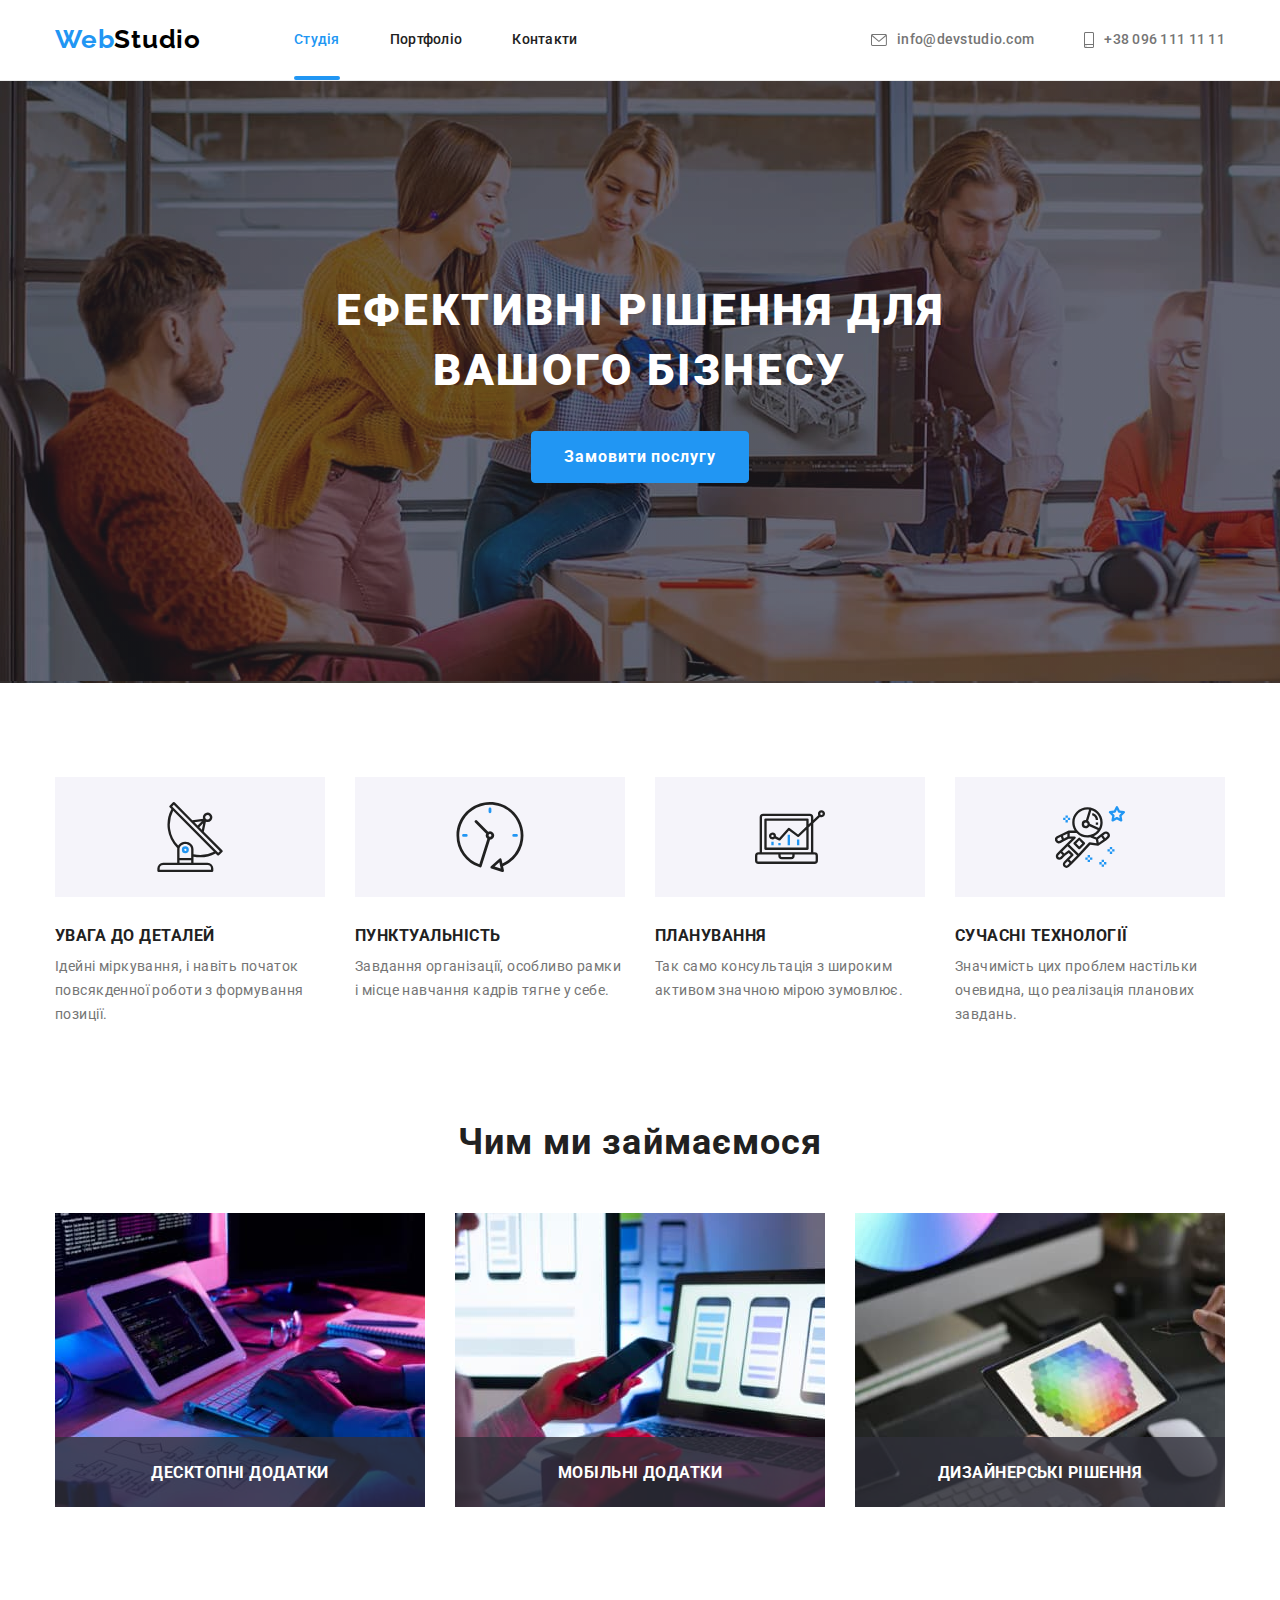
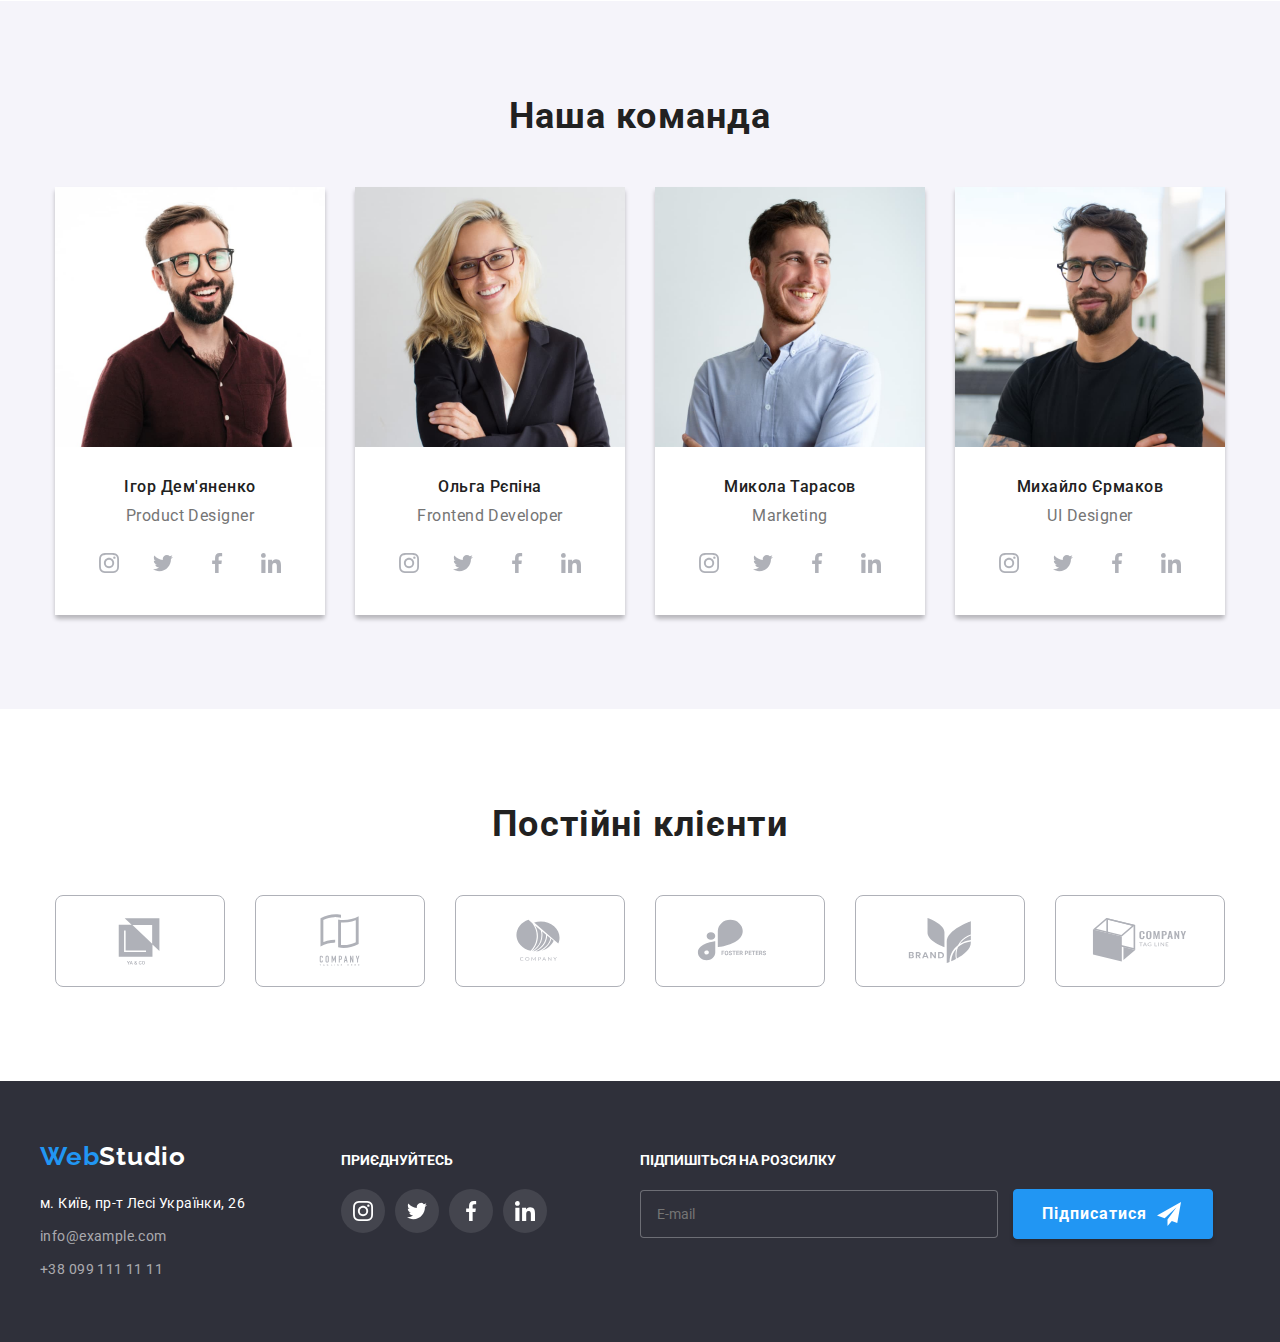
<file: index.html>
<!DOCTYPE html>
<html lang="uk">
   <head>
      <meta charset="UTF-8">
      <meta http-equiv="X-UA-Compatible" content="IE=edge">
      <meta name="viewport" content="width=device-width>, initial-scale=1.0">
      <title>Студія</title>
      <link rel="stylesheet" href="https://fonts.googleapis.com/css2?family=Raleway:wght@700&family=Roboto:wght@400;500;700;900&display=swap">
      <link rel="stylesheet" href="https://cdnjs.cloudflare.com/ajax/libs/modern-normalize/1.1.0/modern-normalize.min.css">
      <link rel="stylesheet" href="./css/main.min.css">
   </head>
   <body class="page-studio">
      
      <!-- Site header-->
      <header class="page-header">
         <div class="page-header container">
            <a href="./index.html" class="logo" lang="en"> <span class="logo first-part">Web</span>Studio</a>
            <nav class="site-nav">
               <ul class="site-nav__list">
                  <li class="site-nav__item">
                     <a href="./index.html" class="site-nav__link current">Студія</a>
                  </li>
                  <li class="site-nav__item">
                     <a href="./portfolio.html" class="site-nav__link">Портфоліо</a>
                  </li>
                  <li class="site-nav__item">
                     <a href="" class="site-nav__link">Контакти</a>
                  </li>
               </ul>
            </nav>
            <ul class="contact-list">
               <li class="contact-list__item">
                     <a href="mailto:info@devstudio.com" class="contact-list__link">
                        <svg class="icon-envelope">
                           <use class="envelope" href="./images/icons.svg#icon-envelope"></use>
                        </svg>
                     info@devstudio.com</a>
               </li>
               <li class="contact-list__item">
                  <a href="tel:+380961111111" class="contact-list__link">
                     <svg class="icon-smartphone">
                        <use href="./images/icons.svg#icon-smartphone"></use>
                     </svg>
                     +38 096 111 11 11
                  </a>
               </li>
            </ul>
         </div>
      </header>
      <main>

         <!-- Hero section  -->
         <section class="hero">
            <div class="hero container">
               <h1 class="hero__title">Ефективні рішення для вашого бізнесу</h1>
               <button data-modal-open type="button" class="btn__hero">
                  Замовити послугу
               </button>
            </div>
         </section>
         
         <!-- Features section   -->
         <section class="features">
            <div class="features container">
               <h2 class="section-title visually-hidden">Особливості</h2>
               <ul class="features__list">
                  <li class="features__item">
                     <div class="feature__row">
                        <svg class="feature__icon">
                           <use href="./images/icons.svg#icon-antenna"></use>
                        </svg>
                     </div> 
                     <h3 class="feature__title">УВАГА ДО ДЕТАЛЕЙ</h3>
                     <p class="feature__text">Ідейні міркування, і навіть початок повсякденної роботи з формування позиції.</p>
                  </li>
                  <li class="features__item">
                     <div class="feature__row">
                        <svg class="feature__icon">
                           <use href="./images/icons.svg#icon-clock"></use>
                        </svg>
                     </div>
                     <h3 class="feature__title">ПУНКТУАЛЬНІСТЬ</h3>
                     <p class="feature__text">Завдання організації, особливо рамки і місце навчання кадрів тягне у себе.</p>
                  </li>
                  <li class="features__item">
                     <div class="feature__row">
                        <svg class="feature__icon">
                           <use href="./images/icons.svg#icon-diagram"></use>
                        </svg>
                     </div>
                     <h3 class="feature__title">ПЛАНУВАННЯ</h3>
                     <p class="feature__text">Так само консультація з широким активом значною мірою зумовлює.</p>
                  </li>
                  <li class="features__item">
                     <div class="feature__row">
                        <svg class="feature__icon">
                           <use href="./images/icons.svg#icon-astronaut"></use>
                        </svg>
                     </div>
                     <h3 class="feature__title">СУЧАСНІ ТЕХНОЛОГІЇ</h3>
                     <p class="feature__text">Значимість цих проблем настільки очевидна, що реалізація планових завдань.</p>
                  </li>
               </ul>
            </div>
         </section>
         <!-- What we do section --> 
         <section class="work">
            <div class="work container">
               <h2 class="section-title">Чим ми займаємося</h2>
               <ul class="work__list">
                  <li class="work__item">
                     <div class="work__overlay">
                        <h3 class="work__title">Десктопні додатки</h3>
                     </div>
                     <img class="work__img" src="./images/software_for_computers.jpg" alt="програмне забезпечення для комп’ютерів" width="370">
                     
                  </li>
                  <li class="work__item">
                     <div class="work__overlay">
                        <h3 class="work__title">Мобільні додатки</h3>
                     </div>
                     <img class="work__img" src="./images/mobile_software.jpg" alt="програмне забезпечення для смартфонів" width="370">
                  </li>
                  <li class="work__item">
                     <div class="work__overlay">
                     <h3 class="work__title">Дизайнерські рішення</h3>
                     </div>
                     <img class="work__img" src="./images/tablet_software.jpg" alt="програмне забезпечення для планшетів" width="370">
                  </li>
               </ul>
            </div>
         </section>
         
         <!-- Our team section  -->
         <section class="team">
            <div class="team container">
               <h2 class="section-title">Наша команда</h2>
               <ul class="team__list">
                  <li class="team__item">
                     <img class="team__img" src="./images/product_designer.jpg" alt="Ігор Дем'яненко" width="270">
                     <div class="team__members">
                        <h3 class="team__title">Ігор Дем'яненко</h3>
                        <p lang="en" class="team__text">Product Designer</p>
                        <ul class="social-network">
                           <li class="social-network__item">
                              <a href="" class="social-network__link">
                                 <svg class="social-icon">
                                    <use href="./images/icons.svg#icon-instagram"></use>
                                 </svg>
                              </a>
                           </li>
                           <li class="social-network__item">
                              <a href="" class="social-network__link">
                                 <svg class="social-icon">
                                    <use href="./images/icons.svg#icon-twitter"></use>
                                 </svg>
                              </a>
                           </li>
                           <li class="social-network__item">
                              <a href="" class="social-network__link">
                                 <svg class="social-icon">
                                    <use href="./images/icons.svg#icon-facebook"></use>
                                 </svg>
                              </a>
                           </li>
                           <li class="social-network__item">
                              <a href="" class="social-network__link">
                                 <svg class="social-icon">
                                    <use href="./images/icons.svg#icon-linkedin"></use>
                                 </svg>
                              </a>
                           </li>
                        </ul>
                     </div>
                  </li>
                  <li class="team__item">
                     <img class="team__img" src="./images/frontend_developer.jpg" alt="Ольга Рєпіна" width="270">
                     <div class="team__members">
                        <h3 class="team__title">Ольга Рєпіна</h3>
                        <p lang="en" class="team__text">Frontend Developer</p>
                        <ul class="social-network">
                           <li class="social-network__item">
                              <a href="" class="social-network__link">
                                 <svg class="social-icon">
                                    <use href="./images/icons.svg#icon-instagram"></use>
                                 </svg>
                              </a>
                           </li>
                           <li class="social-network__item">
                              <a href="" class="social-network__link">
                                 <svg class="social-icon">
                                    <use href="./images/icons.svg#icon-twitter"></use>
                                 </svg>
                              </a>
                           </li>
                           <li class="social-network__item">
                              <a href="" class="social-network__link">
                                 <svg class="social-icon">
                                    <use href="./images/icons.svg#icon-facebook"></use>
                                 </svg>
                              </a>
                           </li>
                           <li class="social-network__item">
                              <a href="" class="social-network__link">
                                 <svg class="social-icon">
                                    <use href="./images/icons.svg#icon-linkedin"></use>
                                 </svg>
                              </a>
                           </li>
                        </ul>
                     </div>
                  </li>
                  <li class="team__item">
                     <img class="team__img" src="./images/marketing.jpg" alt="Микола Тарасов" width="270">
                     <div class="team__members">
                        <h3 class="team__title">Микола Тарасов</h3>
                        <p lang="en" class="team__text">Marketing</p>
                        <ul class="social-network">
                           <li class="social-network__item">
                              <a href="" class="social-network__link">
                                 <svg class="social-icon">
                                    <use href="./images/icons.svg#icon-instagram"></use>
                                 </svg>
                              </a>
                           </li>
                           <li class="social-network__item">
                              <a href="" class="social-network__link">
                                 <svg class="social-icon">
                                    <use href="./images/icons.svg#icon-twitter"></use>
                                 </svg>
                              </a>
                           </li>
                           <li class="social-network__item">
                              <a href="" class="social-network__link">
                                 <svg class="social-icon">
                                    <use href="./images/icons.svg#icon-facebook"></use>
                                 </svg>
                              </a>
                           </li>
                           <li class="social-network__item">
                              <a href="" class="social-network__link">
                                 <svg class="social-icon">
                                    <use href="./images/icons.svg#icon-linkedin"></use>
                                 </svg>
                              </a>
                           </li>
                        </ul>
                     </div>
                  </li>
                  <li class="team__item">
                     <img class="team__img" src="./images/ui_designer.jpg" alt="Михайло Єрмаков" width="270">
                     <div class="team__members">
                        <h3 class="team__title">Михайло Єрмаков</h3>
                        <p lang="en" class="team__text">UI Designer</p>
                        <ul class="social-network">
                           <li class="social-network__item">
                              <a href="" class="social-network__link">
                                 <svg class="social-icon">
                                    <use href="./images/icons.svg#icon-instagram"></use>
                                 </svg>
                              </a>
                           </li>
                           <li class="social-network__item">
                              <a href="" class="social-network__link">
                                 <svg class="social-icon">
                                    <use href="./images/icons.svg#icon-twitter"></use>
                                 </svg>
                              </a>
                           </li>
                           <li class="social-network__item">
                              <a href="" class="social-network__link">
                                 <svg class="social-icon">
                                    <use href="./images/icons.svg#icon-facebook"></use>
                                 </svg>
                              </a>
                           </li>
                           <li class="social-network__item">
                              <a href="" class="social-network__link">
                                 <svg class="social-icon">
                                    <use href="./images/icons.svg#icon-linkedin"></use>
                                 </svg>
                              </a>
                           </li>
                        </ul>
                     </div>
                  </li>
               </ul>
            </div>
         </section>

         <!-- Regular customers Section -->
         <section class="customers">
            <div class="customers container">
               <h2 class="section-title">Постійні клієнти</h2>
               <ul class="customers__list">
                  <li class="customers__item">
                     <a class="customers__link" href="">
                        <svg class="customers__icon">
                           <use href="./images/icons.svg#icon-group-1"></use>
                        </svg>
                     </a>
                  </li>
                  <li class="customers__item">
                     <a class="customers__link" href="">
                        <svg class="customers__icon">
                           <use href="./images/icons.svg#icon-group-2"></use>
                        </svg>
                     </a>
                  </li>
                  <li class="customers__item">
                     <a class="customers__link" href="">
                        <svg class="customers__icon">
                           <use href="./images/icons.svg#icon-group-3"></use>
                        </svg>
                     </a>
                  </li>
                  <li class="customers__item">
                     <a class="customers__link" href="">
                        <svg class="customers__icon">
                           <use href="./images/icons.svg#icon-group-4"></use>
                        </svg>
                     </a>
                  </li>
                  <li class="customers__item">
                     <a class="customers__link" href="">
                        <svg class="customers__icon">
                           <use href="./images/icons.svg#icon-group-5"></use>
                        </svg>
                     </a>
                  </li>
                  <li class="customers__item" >
                     <a class="customers__link" href="">
                        <svg class="customers__icon" >
                           <use href="./images/icons.svg#icon-group-6"></use>
                        </svg>
                     </a>
                  </li>
               </ul>
            </div>
         </section>
      </main>
      
      <!-- Footer section-->
      <footer class="page-footer">
         <div class="page-footer container">
            <div class="page-footer__contact">
               <a href="./index.html" class="page-footer logo"> <span class="logo first-part">Web</span>Studio</a>
               <address class="footer-contact">
                  <ul class="footer-contact__list">
                     <li class="footer-contact__item">
                        <a href="https://goo.gl/maps/CPtrU1FHBa2aNyZL9" target="_blank" rel="noopener noreferrer nofollow" class="footer-contact__link footer-contact__link--location"> м. Київ, пр-т Лесі Українки, 26</a>
                     </li>
                     <li class="footer-contact__item">
                        <a href="mailto:info@example.com" class="footer-contact__link">info@example.com</a>
                     </li>
                     <li class="footer-contact__item">
                        <a href="tel:+380991111111" class="footer-contact__link">+38 099 111 11 11</a>
                     </li>
                  </ul>
               </address>
            </div>
            <div class="page-footer social-network">
               <p class="page-footer__title">Приєднуйтесь</p>
               <ul class="social-network">
                  <li class="social-network__item">
                     <a href="" class="social-network__link">
                        <svg class="social-icon">
                           <use href="./images/icons.svg#icon-instagram"></use>
                        </svg>
                     </a>
                  </li>
                  <li class="social-network__item">
                     <a href="" class="social-network__link">
                        <svg class="social-icon">
                           <use href="./images/icons.svg#icon-twitter"></use>
                        </svg>
                     </a>
                  </li>
                  <li class="social-network__item">
                     <a href="" class="social-network__link">
                        <svg class="social-icon">
                           <use href="./images/icons.svg#icon-facebook"></use>
                        </svg>
                     </a>
                  </li>
                  <li class="social-network__item">
                     <a href="" class="social-network__link">
                        <svg class="social-icon">
                           <use href="./images/icons.svg#icon-linkedin"></use>
                        </svg>
                     </a>
                  </li>
               </ul>
            </div>
            <form class="footer-form">
               <p class="page-footer__title">Підпишіться на розсилку</p>
                  <label class="footer-form__label">
                     <input class="footer-form__input" type="email" name="email" placeholder="E-mail">
                  </label>
                  <button class="footer-form__btn" type="submit">
                  Підписатися
               </button>
            </form>
         </div>
      </footer>
<!-- Modal window  -->
      <div class="backdrop is-hidden" data-modal>
         <div class="modal">
            <button type="button" class="modal__btn" data-modal-close>
               <svg class="modal__icon">
                  <use href="./images/icons.svg#icon-close"></use>
               </svg>
            </button>
            <form class="form-feedback">
               <p class="form-feedback__title">Залиште свої дані, ми вам передзвонимо</p>
               <div class="form-feedback__field">
                  <label class="form-feedback__label" for="username">
                     Ім’я
                  </label>
                  <div class="input-wrap">
                     <input class="form-feedback__input" type="text" name="username" id="username">
                     <svg class="feedback__icon">
                        <use href="./images/icons.svg#icon-person"/>
                     </svg>
                  </div>
               </div>
               <div class="form-feedback__field">
                  <label class="form-feedback__label" for="tel">
                     Телефон
                  </label>
                  <div class="input-wrap">
                     <input class="form-feedback__input" type="tel" name="phone_namber" id="tel">
                     <svg class="feedback__icon">
                        <use href="./images/icons.svg#icon-phone"></use>
                     </svg>
                  </div>
               </div>
               <div class="form-feedback__field">
                  <label class="form-feedback__label" for="email">
                     Пошта
                  </label>
                  <div class="input-wrap">
                     <input class="form-feedback__input" type="email" name="email" id="email">
                     <svg class="feedback__icon">
                        <use href="./images/icons.svg#icon-email"></use>
                     </svg>
                  </div> 
               </div>
               <div class="form-feedback__field">
                  <label class="form-feedback__label" for="comment">
                     Коментар
                  </label>
                  <textarea class="form-feedback__input comment" name="comment" id="comment"  rows="10" placeholder="Введіть текст"></textarea>
               </div>
               <div class="form-feedback__accept">
                  <label class="form-feedback__label" for="policy">
                     <input class="visually-hidden" type="checkbox" name="policy" id="policy">
                     <div class="checkbox">
                        <svg class="feedback__check">
                           <use href="./images/icons.svg#icon-check"></use>
                        </svg>
                     </div>
                     <span class="policy-text">Погоджуюся з розсилкою та приймаю <a href="">Умови договору</a>
                     </span>
                  </label>
               </div>
               <button type="submit" class="form-feedback__btn">Відправити</button>
            </form>
         </div>
      </div>
      <script src="./js/modal.js"></script>
   </body>
</html>
</file>
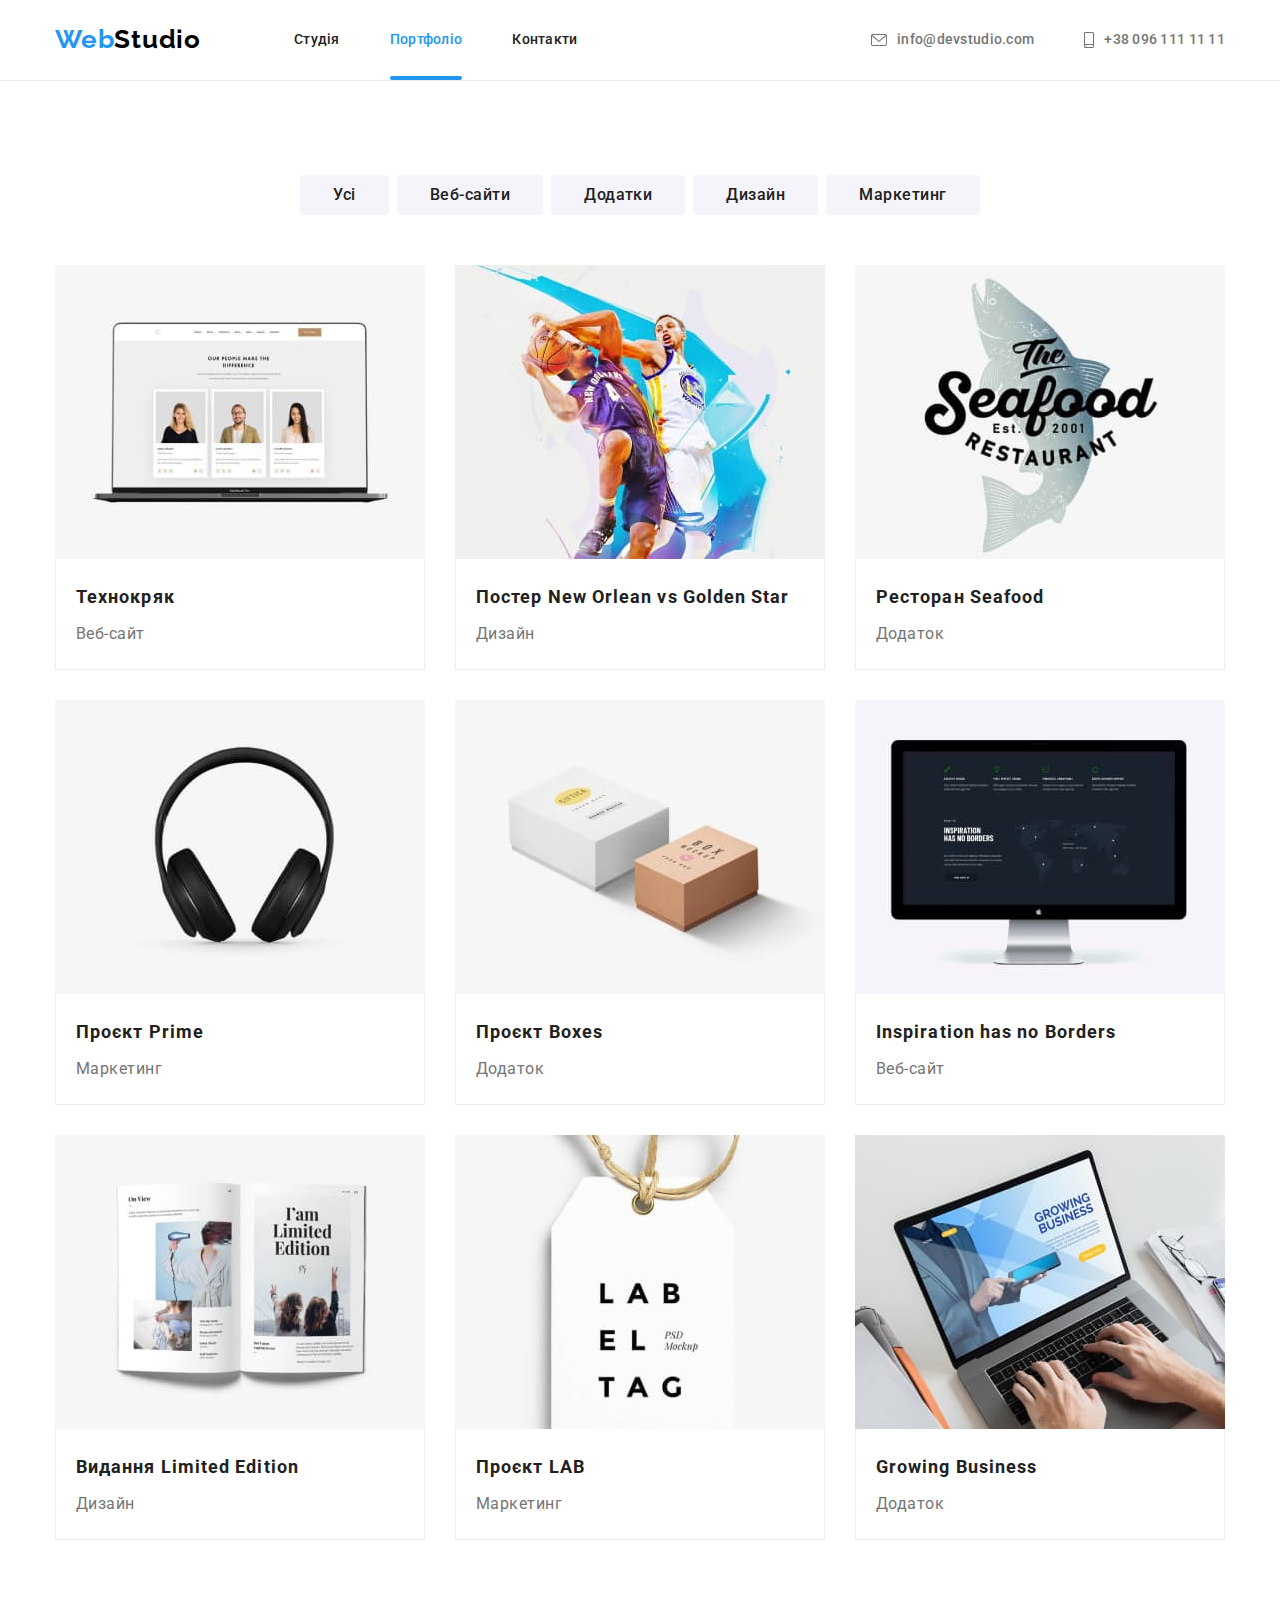
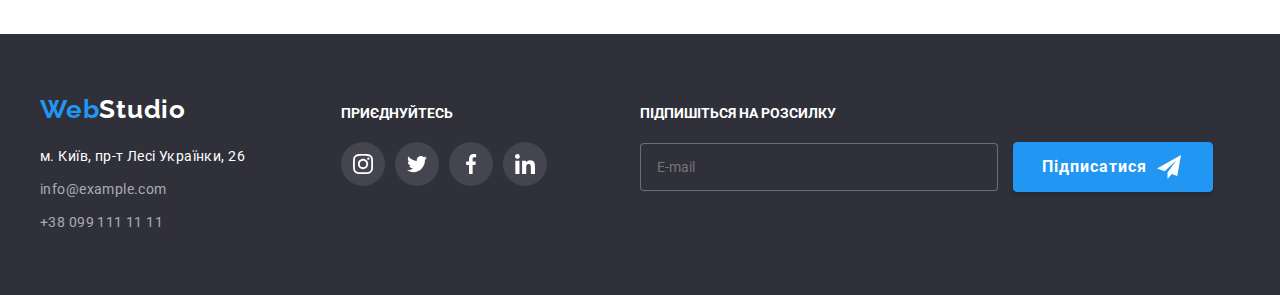
<file: portfolio.html>
<!DOCTYPE html>
<html lang="uk">
   <head>
      <meta charset="UTF-8">
      <meta http-equiv="X-UA-Compatible" content="IE=edge">
      <meta name="viewport" content="width=device-width, initial-scale=1.0">
      <title>Портфоліо</title>
      <link rel="stylesheet" href="https://fonts.googleapis.com/css2?family=Raleway:wght@700&family=Roboto:wght@400;500;700;900&display=swap">
      <link rel="stylesheet" href="https://cdnjs.cloudflare.com/ajax/libs/modern-normalize/1.1.0/modern-normalize.min.css">
      <link rel="stylesheet" href="https://cdnjs.cloudflare.com/ajax/libs/modern-normalize/1.1.0/modern-normalize.min.css">
      <link rel="stylesheet" href="./css/main.min.css">
   </head>
   <body class="page-portfolio">
      
      <!-- Site header --> 
      <header class="page-header">
         <div class="page-header container">
            <a href="./index.html" class="logo" lang="en"> <span class="logo first-part">Web</span>Studio</a>
            <nav class="site-nav">
               <ul class="site-nav__list">
                  <li class="site-nav__item">
                     <a href="./index.html" class="site-nav__link">Студія</a>
                  </li>
                  <li class="site-nav__item">
                     <a href="./portfolio.html" class="site-nav__link current">Портфоліо</a>
                  </li>
                  <li class="site-nav__item">
                     <a href="" class="site-nav__link">Контакти</a>
                  </li>
               </ul>
            </nav>
            <ul class="contact-list">
               <li class="contact-list__item">
                  <a href="mailto:info@devstudio.com" class="contact-list__link">
                     <svg class="icon-envelope">
                        <use class="envelope" href="./images/icons.svg#icon-envelope"></use>
                     </svg>
                     info@devstudio.com</a>
               </li>
               <li class="contact-list__item">
                  <a href="tel:+380961111111" class="contact-list__link">
                     <svg class="icon-smartphone">
                        <use href="./images/icons.svg#icon-smartphone"></use>
                     </svg>
                     +38 096 111 11 11
                  </a>
               </li>
            </ul>
         </div>
      </header>
      <main>
         <section class="portfolio">
            <div class="portfolio container">
            <h1 class="portfolio-header">Портфоліо</h1>
                  <!-- Filter section-->
                  <ul class="filter-list">
                     <li class="filter-list__item">
                        <button type="button" class="filter-list__button">
                           Усі
                        </button>
                     </li>
                     <li class="filter-list__item">
                        <button type="button" class="filter-list__button">
                           Веб-сайти
                        </button>
                     </li>
                     <li class="filter-list__item">
                        <button type="button" class="filter-list__button">
                           Додатки
                        </button>
                     </li>
                     <li class="filter-list__item">
                        <button type="button" class="filter-list__button">
                           Дизайн
                        </button>
                     </li>
                     <li class="filter-list__item">
                        <button type="button" class="filter-list__button">
                           Маркетинг
                        </button>
                     </li>
                  </ul>

                  <!-- Portfolio section-->
                  <ul class="portfolio-list">
                     <li class="portfolio-list__item">
                        <a href="" class="portfolio-list__link">  
                           <div class="portfolio-overlay">
                           <p class="portfolio-overlay__text">Ресурс пропонує комплексні пропозиції з різним рівнем функціоналу та сервісів. Все це дозволить відвідувачу отримати
                              вичерпні відомості про компанію чи приватну особу.</p> 
                              <img class="portfolio-list__img" src="./images/web_site.jpg" alt="Веб сайт" width="370">
                           </div>
                           <div class="card">
                              <h2 class="portfolio-list__title">Технокряк</h2>
                              <p class="portfolio-list__text">Веб-сайт</p>
                           </div>
                        </a>
                     </li>
                     <li class="portfolio-list__item">
                        <a href="" class="portfolio-list__link">
                           <div class="portfolio-overlay">
                           <p class="portfolio-overlay__text">Ресурс пропонує комплексні пропозиції з різним рівнем функціоналу та      сервісів. Все це дозволить відвідувачу отримати
                              вичерпні відомості про компанію чи приватну особу.</p>
                              <img class="portfolio-list__img" src="./images/design.jpg" alt="Дизайн" width="370">
                              </div>
                           <div class="card">
                              <h2 class="portfolio-list__title">Постер New Orlean vs Golden Star</h2>
                              <p class="portfolio-list__text">Дизайн</p>
                           </div>
                        </a>
                     </li>
                     <li class="portfolio-list__item">
                           <a href="" class="portfolio-list__link">
                              <div class="portfolio-overlay">
                                 <p class="portfolio-overlay__text">Ресурс пропонує комплексні пропозиції з різним рівнем функціоналу та сервісів. Все це дозволить відвідувачу отримати
                                    вичерпні відомості про компанію чи приватну особу.</p>
                              <img class="portfolio-list__img" src="./images/application.jpg" alt="Дизайн" width="370">
                              </div>
                              <div class="card" >
                                 <h2 class="portfolio-list__title">Ресторан Seafood</h2>
                                 <p class="portfolio-list__text">Додаток</p>
                              </div>
                           </a>
                     </li>
                     <li class="portfolio-list__item">
                        <a href="" class="portfolio-list__link">
                           <div class="portfolio-overlay">
                              <p class="portfolio-overlay__text">Ресурс пропонує комплексні пропозиції з різним рівнем функціоналу та сервісів. Все
                                 це дозволить відвідувачу отримати
                                 вичерпні відомості про компанію чи приватну особу.</p>
                           <img class="portfolio-list__img" src="./images/marketing_2.jpg" alt="Маркетинг" width="370">
                           </div>
                           <div class="card" >
                              <h2 class="portfolio-list__title">Проєкт Prime</h2>
                              <p class="portfolio-list__text">Маркетинг</p>
                           </div>
                        </a>
                     </li>
                     <li class="portfolio-list__item">
                        <a href="" class="portfolio-list__link">
                           <div class="portfolio-overlay">
                              <p class="portfolio-overlay__text">Ресурс пропонує комплексні пропозиції з різним рівнем функціоналу та сервісів. Все
                                 це дозволить відвідувачу отримати
                                 вичерпні відомості про компанію чи приватну особу.</p>
                           <img class="portfolio-list__img" src="./images/application_2.jpg" alt="Додаток" width="370">
                           </div>
                           <div class="card" >
                              <h2 class="portfolio-list__title">Проєкт Boxes</h2>
                              <p class="portfolio-list__text">Додаток</p>
                           </div>
                        </a>
                     </li>
                     <li class="portfolio-list__item">
                        <a href="" class="portfolio-list__link">
                           <div class="portfolio-overlay">
                              <p class="portfolio-overlay__text">Ресурс пропонує комплексні пропозиції з різним рівнем функціоналу та сервісів. Все
                                 це дозволить відвідувачу отримати
                                 вичерпні відомості про компанію чи приватну особу.</p>
                              <img class="portfolio-list__img" src="./images/web_site_2.jpg" alt="Веб-сайт" width="370">
                           </div>
                           <div class="card" >
                              <h2 lang="en" class="portfolio-list__title">Inspiration has no Borders</h2>
                              <p class="portfolio-list__text">Веб-сайт</p>
                           </div>
                        </a>
                     </li>
                     <li class="portfolio-list__item">
                        <a href="" class="portfolio-list__link">
                           <div class="portfolio-overlay">
                              <p class="portfolio-overlay__text">Ресурс пропонує комплексні пропозиції з різним рівнем функціоналу та сервісів. Все це дозволить відвідувачу отримати
                              вичерпні відомості про компанію чи приватну особу.</p>
                           <img class="portfolio-list__img" src="./images/design_2.jpg" alt="Дизайн" width="370">
                           </div>
                           <div class="card" >
                              <h2 class="portfolio-list__title">Видання Limited Edition</h2>
                              <p class="portfolio-list__text">Дизайн</p>
                           </div>
                        </a>
                     </li>
                     <li class="portfolio-list__item">
                        <a href="" class="portfolio-list__link">
                           <div class="portfolio-overlay">
                              <p class="portfolio-overlay__text">Ресурс пропонує комплексні пропозиції з різним рівнем функціоналу та сервісів. Все це дозволить відвідувачу отримати
                                 вичерпні відомості про компанію чи приватну особу.</p>
                           <img class="portfolio-list__img" src="./images/marketing_3.jpg" alt="Маркетинг" width="370">
                           </div>
                           <div class="card" >
                              <h2 class="portfolio-list__title">Проєкт LAB</h2>
                              <p class="portfolio-list__text">Маркетинг</p>
                           </div>
                        </a>
                     </li>
                     <li class="portfolio-list__item">
                        <a href="" class="portfolio-list__link">
                           <div class="portfolio-overlay">
                              <p class="portfolio-overlay__text">Ресурс пропонує комплексні пропозиції з різним рівнем функціоналу та сервісів. Все це дозволить відвідувачу отримати
                                 вичерпні відомості про компанію чи приватну особу.</p>
                           <img class="portfolio-list__img" src="./images/application_3.jpg" alt="Додаток">
                           </div>
                           <div class="card" >
                              <h2 lang="en" class="portfolio-list__title">Growing Business</h2>
                              <p class="portfolio-list__text">Додаток</p>
                           </div>
                        </a>
                     </li>
                  </ul>
            </div>
         </section>
      </main>
      <!-- Footer section -->
      <footer class="page-footer">
         <div class="page-footer container">
            <div class="page-footer__contact">
               <a href="./index.html" class="page-footer logo"> <span class="logo first-part">Web</span>Studio</a>
               <address class="footer-contact">
                  <ul class="footer-contact__list">
                     <li class="footer-contact__item">
                        <a href="https://goo.gl/maps/CPtrU1FHBa2aNyZL9" target="_blank" rel="noopener noreferrer nofollow" class="footer-contact__link footer-contact__link--location"> м. Київ, пр-т Лесі Українки, 26</a>
                     </li>
                     <li class="footer-contact__item">
                        <a href="mailto:info@example.com" class="footer-contact__link">info@example.com</a>
                     </li>
                     <li class="footer-contact__item">
                        <a href="tel:+380991111111" class="footer-contact__link">+38 099 111 11 11</a>
                     </li>
                  </ul>
               </address>
            </div>
            <div class="page-footer social-network">
               <p class="page-footer__title">Приєднуйтесь</p>
               <ul class="social-network">
                  <li class="social-network__item">
                     <a href="" class="social-network__link">
                        <svg class="social-icon">
                           <use href="./images/icons.svg#icon-instagram"></use>
                        </svg>
                     </a>
                  </li>
                  <li class="social-network__item">
                     <a href="" class="social-network__link">
                        <svg class="social-icon">
                           <use href="./images/icons.svg#icon-twitter"></use>
                        </svg>
                     </a>
                  </li>
                  <li class="social-network__item">
                     <a href="" class="social-network__link">
                        <svg class="social-icon">
                           <use href="./images/icons.svg#icon-facebook"></use>
                        </svg>
                     </a>
                  </li>
                  <li class="social-network__item">
                     <a href="" class="social-network__link">
                        <svg class="social-icon">
                           <use href="./images/icons.svg#icon-linkedin"></use>
                        </svg>
                     </a>
                  </li>
               </ul>
            </div>
            <form class="footer-form">
               <p class="page-footer__title">Підпишіться на розсилку</p>
               <label class="footer-form__label">
                  <input class="footer-form__input" type="email" name="email" placeholder="E-mail">
               </label>
               <button class="footer-form__btn" type="submit">
                     Підписатися
               </button>
            </form>
         </div>
      </footer>
   </body>
</html>
</file>
<file: css/main.min.css>
:root{--primery-text-color: #757575;--secondary-text-color: #212121;--accent-color: #2196F3;--footer-text-color: rgba (255, 255, 255, 0.6);--white-color: #FFFFFF;--footer-backround-color: #2F303A}.visually-hidden{position:absolute;white-space:nowrap;width:1px;height:1px;overflow:hidden;border:0;padding:0;clip:rect(0 0 0 0);-webkit-clip-path:inset(50%);clip-path:inset(50%);margin:-1px}h1,h2,h3,h4,h5,h6,p,ul{margin:0;padding:0}body{background-color:var(--white-color);color:var(--primery-text-color);font-family:"Roboto",sans-serif;font-size:14px}.page-studio h2{color:var(--secondary-text-color);font-weight:700;font-size:36px;line-height:1.17;text-align:center;letter-spacing:.03em}.container{width:1200px;margin-left:auto;margin-right:auto;padding-left:15px;padding-right:15px}a.logo{display:block;margin-left:0px;color:#000;font-family:"Raleway",sans-serif;font-weight:700;font-size:26px;line-height:1.2;letter-spacing:.03em;text-decoration:none}.page-footer .logo{color:var(--white-color)}.logo .first-part{color:var(--accent-color)}.page-header{font-weight:500;font-size:14px;line-height:1.14;letter-spacing:.02em}.page-header.container{display:-webkit-box;display:-ms-flexbox;display:flex;-webkit-box-align:center;-ms-flex-align:center;align-items:center}.contact-list{display:-webkit-box;display:-ms-flexbox;display:flex;margin-top:0px;margin-bottom:0px;margin-left:auto;list-style:none}.contact-list__item{margin-right:50px}.contact-list__item:nth-child(1n+2){margin-right:0px}.contact-list__link{display:-webkit-box;display:-ms-flexbox;display:flex;-webkit-box-pack:center;-ms-flex-pack:center;justify-content:center;-webkit-box-align:center;-ms-flex-align:center;align-items:center;margin-top:0px;margin-bottom:0px;padding-top:32px;padding-bottom:32px;color:var(--primery-text-color);text-decoration:none;fill:var(--primery-text-color);-webkit-transition:fill 250ms cubic-bezier(0.4, 0, 0.2, 1),color 250ms cubic-bezier(0.4, 0, 0.2, 1);transition:fill 250ms cubic-bezier(0.4, 0, 0.2, 1),color 250ms cubic-bezier(0.4, 0, 0.2, 1)}.contact-list__link:hover,.contact-list__link:focus{color:var(--accent-color);fill:var(--accent-color)}.contact-list__link:last-child{margin-right:0px}.icon-smartphone{width:10px;height:16px;margin-right:10px}.icon-envelope{width:16px;height:12px;margin-right:10px}.site-nav{margin-left:93px}.site-nav__list{display:-webkit-box;display:-ms-flexbox;display:flex;margin-top:0px;margin-bottom:0px;list-style:none}.site-nav__item{margin-right:50px}.site-nav__item:last-child{margin-right:0px}.site-nav__link{display:inline-block;margin-top:0px;margin-bottom:0px;padding-top:32px;padding-bottom:32px;color:var(--secondary-text-color);text-decoration:none;-webkit-transition:color 250ms cubic-bezier(0.4, 0, 0.2, 1);transition:color 250ms cubic-bezier(0.4, 0, 0.2, 1)}.site-nav__link:hover,.site-nav__link:focus{color:var(--accent-color)}.site-nav__link.current{position:relative;color:var(--accent-color)}.site-nav__link.current::after{content:"";position:absolute;left:0;bottom:0;display:block;width:100%;height:4px;border-radius:2px;background-color:var(--accent-color)}.hero{max-width:1600px;margin-left:auto;margin-right:auto;padding-top:200px;padding-bottom:200px;text-align:center;background-image:-webkit-gradient(linear, left top, right top, from(rgba(47, 48, 58, 0.4)), to(rgba(47, 48, 58, 0.4))),url(../images/Background.jpg);background-image:linear-gradient(to right, rgba(47, 48, 58, 0.4), rgba(47, 48, 58, 0.4)),url(../images/Background.jpg)}.hero.container{position:relative;padding-top:0;padding-bottom:0;background:none}.hero__title{margin-top:0px;margin-bottom:30px;margin-left:auto;margin-right:auto;max-width:700px;color:var(--white-color);font-weight:900;font-size:44px;line-height:1.36;letter-spacing:.06em;text-transform:uppercase}.btn__hero{min-width:215px;padding:10px 32px;border-radius:4px;border:1px solid var(--accent-color);background-color:var(--accent-color);color:var(--white-color);font-weight:700;font-size:16px;line-height:1.9;letter-spacing:.06em;cursor:pointer}.features.container{padding-top:94px}.features__list{list-style:none;display:-webkit-box;display:-ms-flexbox;display:flex}.features__item{display:block;margin-right:30px;width:270px}.features__item:nth-child(4n){margin-right:0}.feature__row{display:-webkit-box;display:-ms-flexbox;display:flex;margin-bottom:30px;width:270px;height:120px;-webkit-box-align:center;-ms-flex-align:center;align-items:center;-webkit-box-pack:center;-ms-flex-pack:center;justify-content:center;background-color:#f5f4fa}.feature__icon{width:70px;height:70px}.feature__title{margin-bottom:10px;color:var(--secondary-text-color);font-weight:700;font-size:16px;line-height:1.14;letter-spacing:.03em;text-transform:uppercase}.feature__text{line-height:1.7;letter-spacing:.03em}.work{padding-top:94px;padding-bottom:94px}.work.container{padding-top:0;padding-bottom:0}.section-title{margin-bottom:50px}.work__list{display:-webkit-box;display:-ms-flexbox;display:flex;-webkit-box-pack:center;-ms-flex-pack:center;justify-content:center;margin:0;padding:0;list-style:none}.work__item{position:relative;display:block;margin-right:30px}.work__item:nth-child(3n){margin-right:0px}.work__overlay{position:absolute;display:block;width:100%;height:70px;right:0;bottom:0;background-color:rgba(47,48,58,.8)}.work__title{padding:27px 0;color:var(--white-color);font-weight:700;line-height:1.14;text-align:center;letter-spacing:.03em;text-transform:uppercase}.work__img{display:block}.team{padding-top:94px;padding-bottom:94px;background-color:#f5f4fa}.team.container{padding-top:0px;padding-bottom:0px}.team__list{display:-webkit-box;display:-ms-flexbox;display:flex;-webkit-box-pack:center;-ms-flex-pack:center;justify-content:center;margin:0;padding:0;list-style:none}.team__item{display:block;margin-right:30px;border-radius:0px 0px 4px 4px;text-align:center;-webkit-box-shadow:0px 4px 4px 0px rgba(0,0,0,.25);box-shadow:0px 4px 4px 0px rgba(0,0,0,.25)}.team__img{display:block}.team__item:last-child{margin-right:0px}.team__members{padding-top:30px;padding-bottom:30px;background-color:var(--white-color)}.team__title{margin-bottom:10px;color:var(--secondary-text-color);font-weight:500;font-size:16px;line-height:1.19;letter-spacing:.03em}.team__text{color:var(--primery-text-color);font-size:16px;line-height:1.19;letter-spacing:.03em;margin-bottom:16px}.social-network{display:-webkit-box;display:-ms-flexbox;display:flex;width:206px;margin-left:auto;margin-right:auto;-webkit-box-pack:justify;-ms-flex-pack:justify;justify-content:space-between;-webkit-box-align:center;-ms-flex-align:center;align-items:center;list-style:none}.social-network__item{display:block;width:44px;height:44px;margin:0}.social-network__link{display:-webkit-box;display:-ms-flexbox;display:flex;-webkit-box-pack:center;-ms-flex-pack:center;justify-content:center;-webkit-box-align:center;-ms-flex-align:center;align-items:center;width:44px;height:44px;fill:#afb1b8;background-color:var(--white-color);border-radius:50%;-webkit-transition:fill 2500ms cubic-bezier(0.4, 0, 0.2, 1);transition:fill 2500ms cubic-bezier(0.4, 0, 0.2, 1)}.social-network__link:hover,.social-network__link:focus{outline:none;background-color:var(--accent-color);fill:var(--white-color)}.social-icon{display:block;width:20px;height:20px}.customers{padding-top:94px;padding-bottom:94px}.customers.container{padding-top:0px;padding-bottom:0px}.customers__list{display:-webkit-box;display:-ms-flexbox;display:flex;-webkit-box-align:center;-ms-flex-align:center;align-items:center;-webkit-box-pack:justify;-ms-flex-pack:justify;justify-content:space-between;list-style:none}.customers__item{width:170px;height:92px}.customers__link{display:-webkit-box;display:-ms-flexbox;display:flex;-webkit-box-pack:center;-ms-flex-pack:center;justify-content:center;-webkit-box-align:center;-ms-flex-align:center;align-items:center;width:170px;height:92px;border-radius:8px;border:1px solid #afb1b8;fill:#afb1b8;-webkit-transition:border 250ms cubic-bezier(0.4, 0, 0.2, 1),fill 250ms cubic-bezier(0.4, 0, 0.2, 1);transition:border 250ms cubic-bezier(0.4, 0, 0.2, 1),fill 250ms cubic-bezier(0.4, 0, 0.2, 1)}.customers__link:hover{border:1px solid var(--accent-color);fill:var(--accent-color)}.customers__link:focus{outline:none;border:1px solid var(--accent-color);fill:var(--accent-color)}.customers__icon{display:block;width:106px;height:60px}.page-footer{padding-top:60px;padding-bottom:60px;background-color:var(--footer-backround-color)}.page-footer.container{display:-webkit-box;display:-ms-flexbox;display:flex;-webkit-box-align:baseline;-ms-flex-align:baseline;align-items:baseline;padding:0}.page-footer__contact{width:231px;margin-right:70px}a.page-footer.logo{display:block;margin-bottom:20px;padding-top:0px;padding-bottom:0px}.footer-contact__list{list-style:none}.footer-contact__item{margin-bottom:9px}.footer-contact__list .footer-contact__item:last-child{margin-bottom:0}.footer-contact__link{color:rgba(255,255,255,.6);text-decoration:none;font-style:normal;font-size:14px;line-height:1.7;letter-spacing:.03em}.footer-contact__link--location{color:var(--white-color)}.page-footer.social-network{display:block;margin:0px 93px 0px 0px;padding:0}.page-footer__title{margin-bottom:20px;font-weight:700;line-height:1.14;letter-spacing:3%;text-transform:uppercase;color:var(--white-color)}.social-network__link{background-color:rgba(255,255,255,.1);-webkit-transition:background-color 250ms cubic-bezier(0.4, 0, 0.2, 1),fill 250ms cubic-bezier(0.4, 0, 0.2, 1);transition:background-color 250ms cubic-bezier(0.4, 0, 0.2, 1),fill 250ms cubic-bezier(0.4, 0, 0.2, 1)}.page-footer .social-icon{fill:var(--white-color)}.footer-form__input{margin-right:12px;width:358px;border:1px solid rgba(255,255,255,.3);border-radius:4px;padding:15px 16px;background-color:var(--footer-backround-color);color:var(--white-color)}.footer-form__btn{display:-webkit-inline-box;display:-ms-inline-flexbox;display:inline-flex;-webkit-box-align:center;-ms-flex-align:center;align-items:center;width:200px;height:50px;margin:0;padding:10px 28px;border-radius:4px;-webkit-box-shadow:0px 4px 4px rgba(0,0,0,.15);box-shadow:0px 4px 4px rgba(0,0,0,.15);border:1px solid var(--accent-color);background-color:var(--accent-color);color:var(--white-color);font-weight:700;font-size:16px;line-height:1.9;letter-spacing:.06em;text-decoration:none;text-align:center;cursor:pointer}.footer-form__btn::after{display:block;content:" ";width:24px;height:24px;margin-left:10px;background-color:var(--accent-color);background-position:center;background-size:contain;background-image:url(/images/icon-send.svg)}.backdrop{position:fixed;top:0;left:0;width:100%;height:100%;background-color:rgba(0,0,0,.2);opacity:1;-webkit-transition:opacity 250ms cubic-bezier(0.4, 0, 0.2, 1);transition:opacity 250ms cubic-bezier(0.4, 0, 0.2, 1)}.backdrop.is-hidden{opacity:0;pointer-events:none}.modal{position:absolute;top:50%;left:50%;width:528px;height:581px;padding:40px;background-color:var(--white-color);-webkit-transform:translate(-50%, -50%);transform:translate(-50%, -50%);-webkit-box-shadow:0px 1px 3px rgba(0,0,0,.12),0px 1px 1px rgba(0,0,0,.14),0px 2px 1px rgba(0,0,0,.2);box-shadow:0px 1px 3px rgba(0,0,0,.12),0px 1px 1px rgba(0,0,0,.14),0px 2px 1px rgba(0,0,0,.2);border-radius:4px}.modal__btn{position:absolute;display:-webkit-box;display:-ms-flexbox;display:flex;-webkit-box-align:center;-ms-flex-align:center;align-items:center;-webkit-box-pack:center;-ms-flex-pack:center;justify-content:center;border:none;top:8px;right:8px;width:30px;height:30px;border:1px solid rgba(33,33,33,.2);background-color:var(--white-color);border-radius:50%;cursor:pointer;fill:var(--secondary-text-color);-webkit-transition:fill 250ms cubic-bezier(0.4, 0, 0.2, 1);transition:fill 250ms cubic-bezier(0.4, 0, 0.2, 1)}.modal__btn:hover{fill:var(--accent-color)}.modal__btn:focus{fill:var(--accent-color)}.modal__icon{display:block;width:18px;height:18px}.form-feedback{width:448px}.form-feedback__title{color:var(--secondary-text-color);font-weight:700;font-size:20px;line-height:1.15;text-align:center;letter-spacing:.03em;margin-bottom:12px}.form-feedback__field{display:-webkit-box;display:-ms-flexbox;display:flex;-webkit-box-orient:vertical;-webkit-box-direction:normal;-ms-flex-direction:column;flex-direction:column;margin-bottom:10px}.form-feedback__label{display:-webkit-box;display:-ms-flexbox;display:flex;-webkit-box-align:center;-ms-flex-align:center;align-items:center;font-weight:400;font-size:12px;line-height:1.17;letter-spacing:.01em;color:#757575;margin-bottom:4px}.input-wrap{position:relative}.feedback__icon{position:absolute;top:50%;left:12px;-webkit-transform:translateY(-50%);transform:translateY(-50%);width:18px;height:18px;fill:#000;-webkit-transition:250ms cubic-bezier(0.4, 0, 0.2, 1);transition:250ms cubic-bezier(0.4, 0, 0.2, 1)}.form-feedback__input{outline:none;width:100%;height:40px;padding-left:42px;border:1px solid rgba(33,33,33,.2);border-radius:4px;-webkit-transition:250ms cubic-bezier(0.4, 0, 0.2, 1);transition:250ms cubic-bezier(0.4, 0, 0.2, 1)}.form-feedback__input:focus+.feedback__icon{fill:var(--accent-color)}.form-feedback__input:focus{border:1px solid var(--accent-color)}.comment{resize:none;height:120px;padding:12px 16px}.form-feedback__input::-webkit-input-placeholder{font-weight:400;font-size:12px;line-height:1.16;letter-spacing:.01em;color:rgba(117,117,117,.5)}.form-feedback__input::-moz-placeholder{font-weight:400;font-size:12px;line-height:1.16;letter-spacing:.01em;color:rgba(117,117,117,.5)}.form-feedback__input:-ms-input-placeholder{font-weight:400;font-size:12px;line-height:1.16;letter-spacing:.01em;color:rgba(117,117,117,.5)}.form-feedback__input::-ms-input-placeholder{font-weight:400;font-size:12px;line-height:1.16;letter-spacing:.01em;color:rgba(117,117,117,.5)}.form-feedback__input::placeholder{font-weight:400;font-size:12px;line-height:1.16;letter-spacing:.01em;color:rgba(117,117,117,.5)}.form-feedback__accept{display:-webkit-box;display:-ms-flexbox;display:flex;-webkit-box-pack:center;-ms-flex-pack:center;justify-content:center;margin-top:20px;margin-bottom:30px}.form-feedback__accept input:checked+.checkbox{background-color:var(--accent-color);border:none;-webkit-box-pack:center;-ms-flex-pack:center;justify-content:center}.checkbox{display:-webkit-box;display:-ms-flexbox;display:flex;-webkit-box-align:center;-ms-flex-align:center;align-items:center;width:16px;height:15px;border:2px solid var(--secondary-text-color);border-radius:3px;margin-right:5px;-webkit-transition:250ms cubic-bezier(0.4, 0, 0.2, 1);transition:250ms cubic-bezier(0.4, 0, 0.2, 1);cursor:pointer}.form-feedback__accept input:focus+.checkbox{border-color:var(--accent-color)}.form-feedback__label{display:-webkit-box;display:-ms-flexbox;display:flex;-webkit-box-align:center;-ms-flex-align:center;align-items:center}.feedback__check{width:11px;height:8px}.policy-text{font-weight:400;font-size:14px;line-height:1.7;letter-spacing:.03em;color:var(--primery-text-color)}.policy-text a{color:var(--accent-color)}.form-feedback__btn{display:block;margin-left:auto;margin-right:auto;width:200px;height:50px;background-color:var(--accent-color);text-align:center;font-weight:700;font-size:16px;line-height:1.9;letter-spacing:.06em;color:var(--white-color);-webkit-box-shadow:0px 4px 4px rgba(0,0,0,.15);box-shadow:0px 4px 4px rgba(0,0,0,.15);border-radius:4px;cursor:pointer;border:var(--accent-color)}.page-header{border-bottom:1px solid #ececec}.page-header.container{border:none}.portfolio-header{display:none}.portfolio{padding-top:94px;padding-bottom:94px}.portfolio.container{padding-top:0px;padding-bottom:0px}.filter-list{display:-webkit-box;display:-ms-flexbox;display:flex;-webkit-box-pack:center;-ms-flex-pack:center;justify-content:center;margin-bottom:50px;list-style:none}.filter-list__item{display:block;margin-right:8px}.filter-list__item:last-child{margin-right:0px}.filter-list__button{border-radius:4px;padding:6px 32px;border:1px solid rgba(0,0,0,0);color:var(--secondary-text-color);font-weight:500;font-size:16px;line-height:1.62;letter-spacing:.03em;background-color:#f5f4fa;cursor:pointer;-webkit-transition:color 250ms cubic-bezier(0.4, 0, 0.2, 1),background-color 250ms cubic-bezier(0.4, 0, 0.2, 1),-webkit-box-shadow 250ms cubic-bezier(0.4, 0, 0.2, 1);transition:color 250ms cubic-bezier(0.4, 0, 0.2, 1),background-color 250ms cubic-bezier(0.4, 0, 0.2, 1),-webkit-box-shadow 250ms cubic-bezier(0.4, 0, 0.2, 1);transition:color 250ms cubic-bezier(0.4, 0, 0.2, 1),background-color 250ms cubic-bezier(0.4, 0, 0.2, 1),box-shadow 250ms cubic-bezier(0.4, 0, 0.2, 1);transition:color 250ms cubic-bezier(0.4, 0, 0.2, 1),background-color 250ms cubic-bezier(0.4, 0, 0.2, 1),box-shadow 250ms cubic-bezier(0.4, 0, 0.2, 1),-webkit-box-shadow 250ms cubic-bezier(0.4, 0, 0.2, 1)}.filter-list__button:hover,.filter-list__button:focus{outline:none;color:var(--white-color);background-color:var(--accent-color);-webkit-box-shadow:0px 4px 4px 0px rgba(0,0,0,.25);box-shadow:0px 4px 4px 0px rgba(0,0,0,.25)}.portfolio-list.container{padding-top:94px}.portfolio-list{display:-webkit-box;display:-ms-flexbox;display:flex;-ms-flex-wrap:wrap;flex-wrap:wrap}.portfolio-list__item{display:block;margin-right:30px;margin-bottom:30px;background-color:var(--white-color);list-style:none}.portfolio-list__item:nth-child(3n){margin-right:0px}.portfolio-list__item:nth-last-child(-n+3){margin-bottom:0px}.portfolio-list__title{color:var(--secondary-text-color);font-weight:700;font-size:18px;line-height:2;letter-spacing:.06em}.portfolio-list__link{display:block;color:var(--primery-text-color);font-size:16px;line-height:1.88;letter-spacing:.03em;text-decoration:none;-webkit-transition:-webkit-box-shadow 250ms cubic-bezier(0.4, 0, 0.2, 1);transition:-webkit-box-shadow 250ms cubic-bezier(0.4, 0, 0.2, 1);transition:box-shadow 250ms cubic-bezier(0.4, 0, 0.2, 1);transition:box-shadow 250ms cubic-bezier(0.4, 0, 0.2, 1), -webkit-box-shadow 250ms cubic-bezier(0.4, 0, 0.2, 1)}.portfolio-list__link:hover,.portfolio-list__link:focus{outline:none;-webkit-box-shadow:0px 4px 4px 0px rgba(0,0,0,.25);box-shadow:0px 4px 4px 0px rgba(0,0,0,.25)}.portfolio-overlay{position:relative;display:block;width:100%;height:100%;overflow:hidden}.portfolio-overlay__text{position:absolute;display:block;padding:63px 24px;width:100%;height:100%;bottom:0;right:0;background-color:rgba(33,150,243,.9);-webkit-transform:translateY(100%);transform:translateY(100%);-webkit-transition:-webkit-transform 250ms cubic-bezier(0.4, 0, 0.2, 1);transition:-webkit-transform 250ms cubic-bezier(0.4, 0, 0.2, 1);transition:transform 250ms cubic-bezier(0.4, 0, 0.2, 1);transition:transform 250ms cubic-bezier(0.4, 0, 0.2, 1), -webkit-transform 250ms cubic-bezier(0.4, 0, 0.2, 1);color:var(--white-color);font-size:18px;line-height:1.56;letter-spacing:.03em}.portfolio-list__link:hover .portfolio-overlay__text{-webkit-transform:translateY(0%);transform:translateY(0%)}.portfolio-list__img{display:block}.portfolio-list__title{margin-bottom:4px}.card{padding:20px 20px;border-right:1px solid #eee;border-bottom:1px solid #eee;border-left:1px solid #eee}/*# sourceMappingURL=main.min.css.map */
</file>
